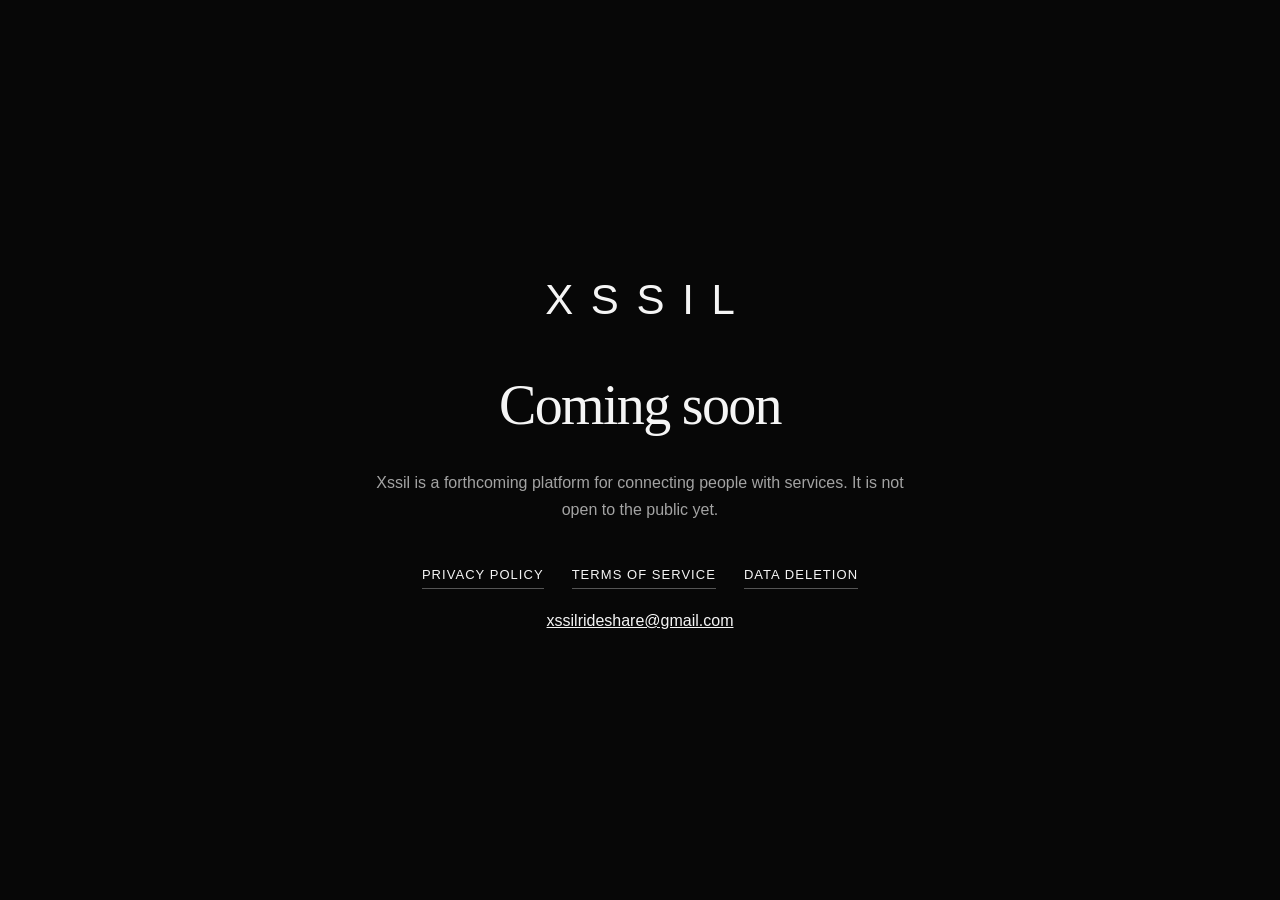
<file: index.html>
<!DOCTYPE html>
<html lang="en">
<head>
  <meta charset="utf-8">
  <meta name="viewport" content="width=device-width, initial-scale=1">
  <title>Xssil</title>
  <meta name="description" content="Xssil is a forthcoming platform for connecting people with services. It is not open yet.">
  <link rel="stylesheet" href="assets/site.css">
</head>
<body>
  <main class="home">
    <p class="mark">XSSIL</p>
    <h1>Coming soon</h1>
    <p class="lead">Xssil is a forthcoming platform for connecting people with services. It is not open to the public yet.</p>
    <nav class="links" aria-label="Legal">
      <a href="privacy/">Privacy Policy</a>
      <a href="terms/">Terms of Service</a>
      <a href="data-deletion/">Data Deletion</a>
    </nav>
    <p class="lead"><a href="mailto:xssilrideshare@gmail.com">xssilrideshare@gmail.com</a></p>
  </main>
</body>
</html>
</file>
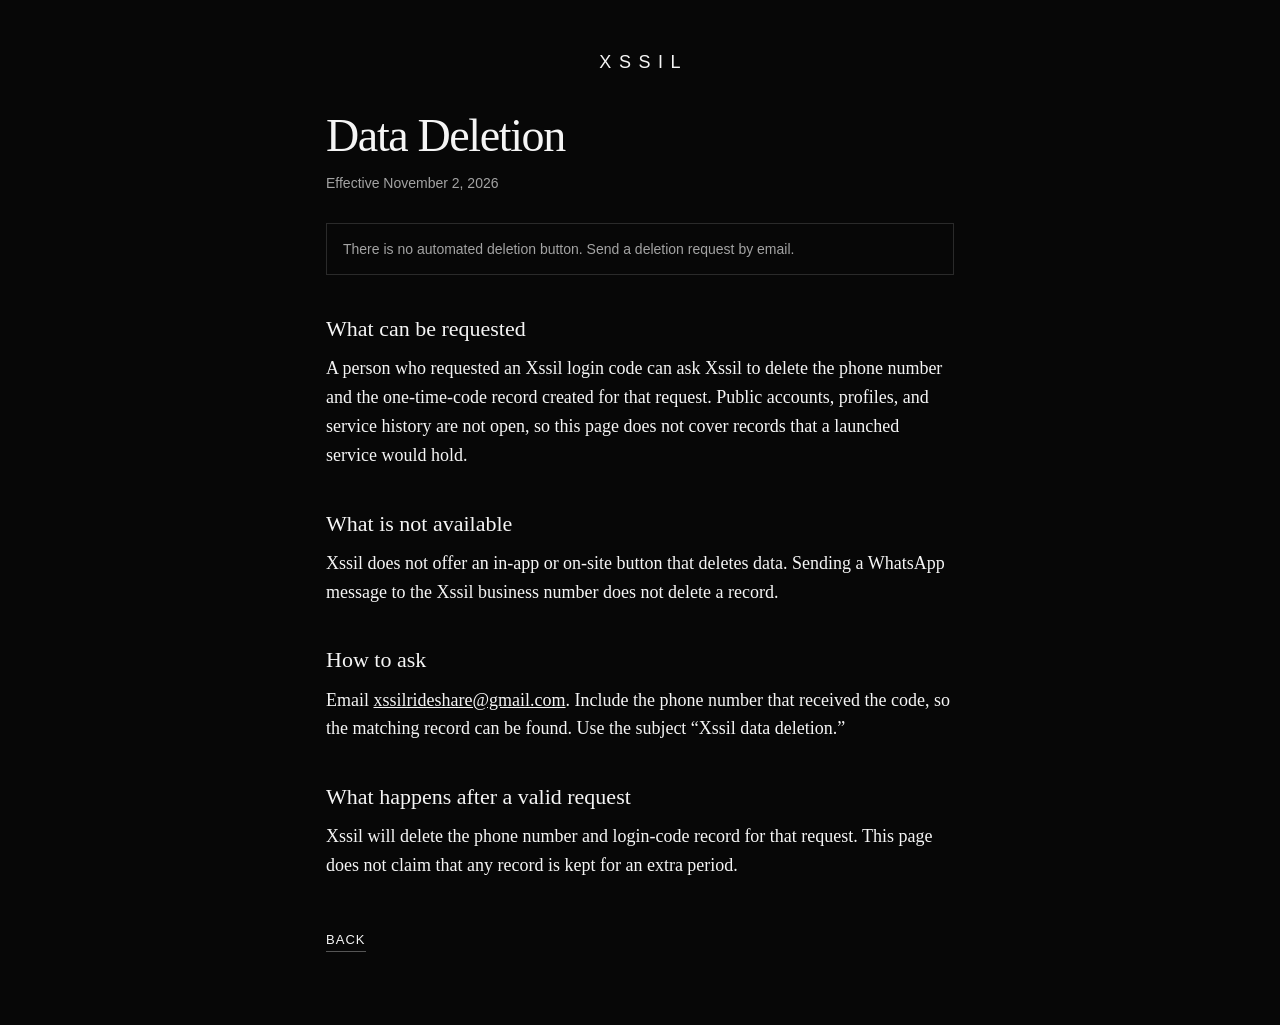
<file: data-deletion/index.html>
<!DOCTYPE html>
<html lang="en">
<head>
  <meta charset="utf-8">
  <meta name="viewport" content="width=device-width, initial-scale=1">
  <title>Data Deletion — Xssil</title>
  <link rel="stylesheet" href="../assets/site.css">
</head>
<body>
  <article class="doc">
    <header>
      <p class="mark">XSSIL</p>
      <h1>Data Deletion</h1>
      <p class="meta">Effective November 2, 2026</p>
    </header>
    <p class="note">There is no automated deletion button. Send a deletion request by email.</p>
    <h2>What can be requested</h2>
    <p>A person who requested an Xssil login code can ask Xssil to delete the phone number and the one-time-code record created for that request. Public accounts, profiles, and service history are not open, so this page does not cover records that a launched service would hold.</p>
    <h2>What is not available</h2>
    <p>Xssil does not offer an in-app or on-site button that deletes data. Sending a WhatsApp message to the Xssil business number does not delete a record.</p>
    <h2>How to ask</h2>
    <p>Email <a href="mailto:xssilrideshare@gmail.com">xssilrideshare@gmail.com</a>. Include the phone number that received the code, so the matching record can be found. Use the subject “Xssil data deletion.”</p>
    <h2>What happens after a valid request</h2>
    <p>Xssil will delete the phone number and login-code record for that request. This page does not claim that any record is kept for an extra period.</p>
    <a class="back" href="../">Back</a>
  </article>
</body>
</html>
</file>
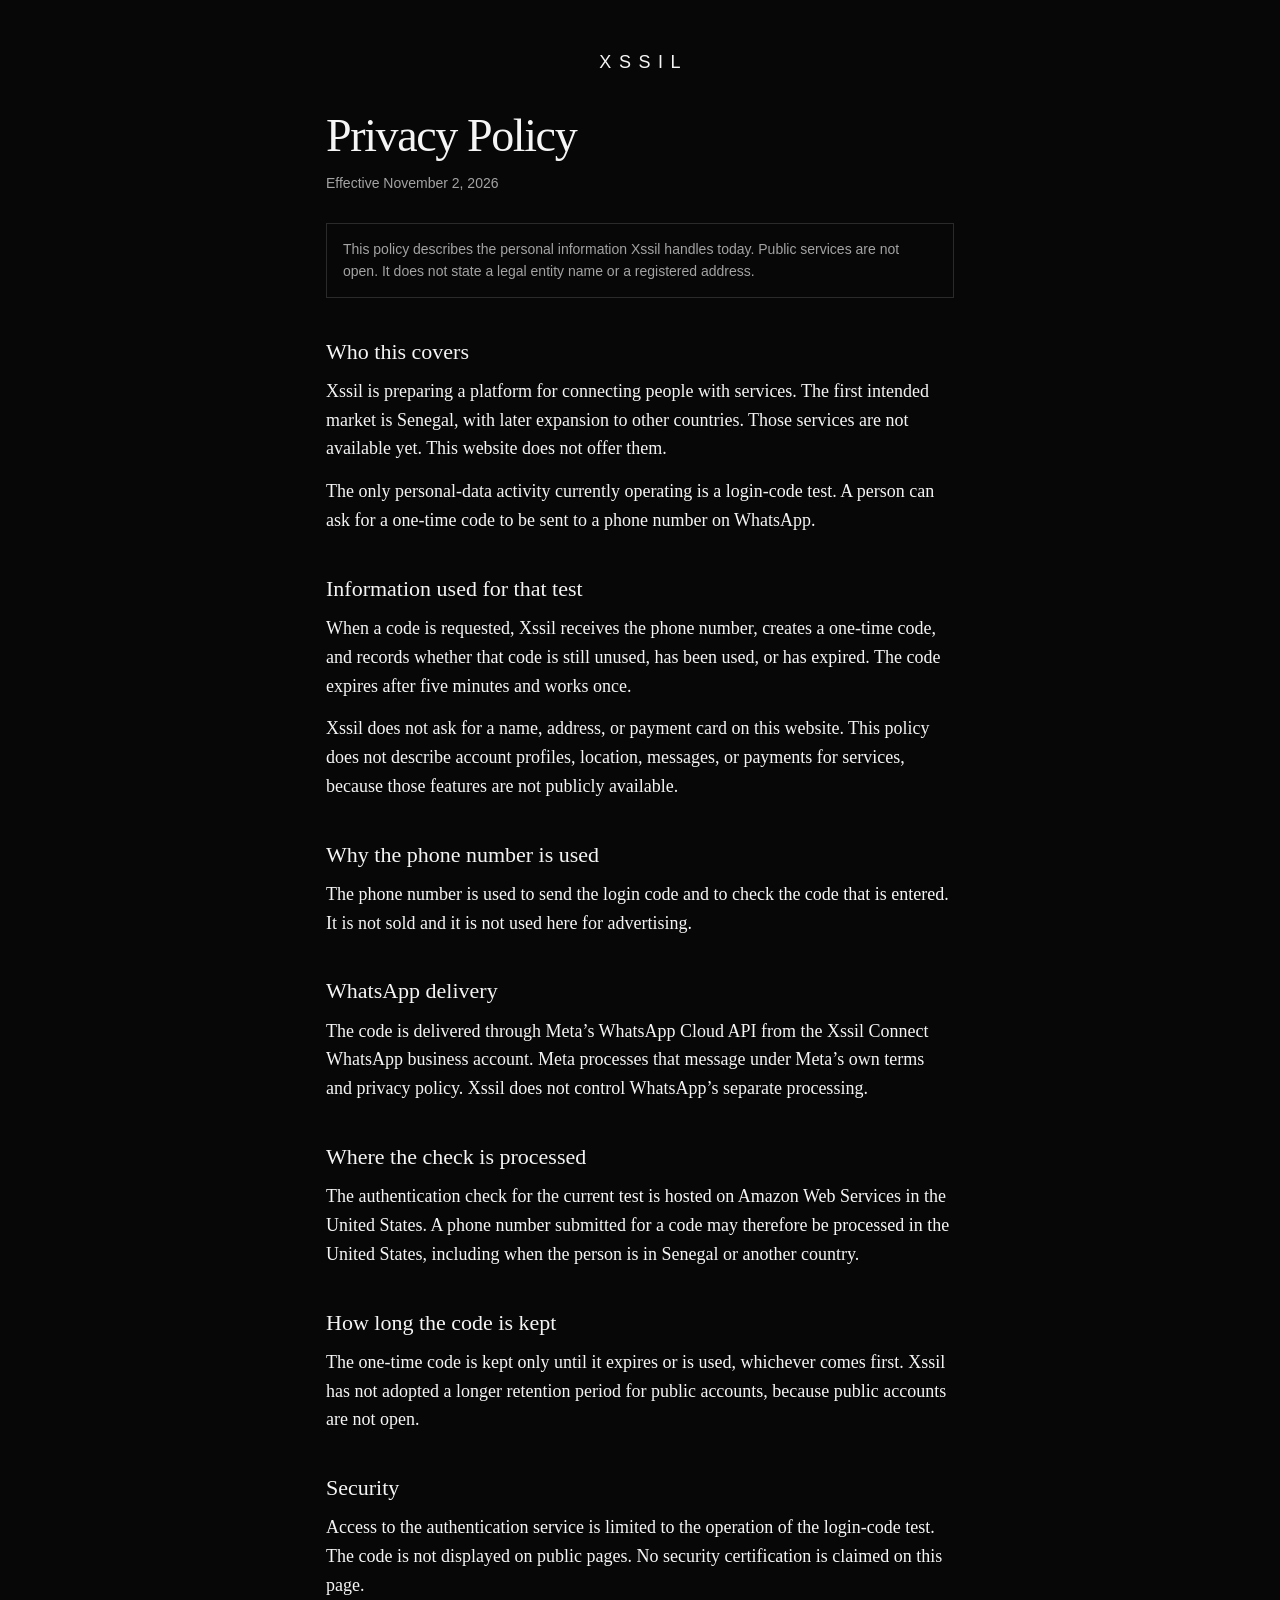
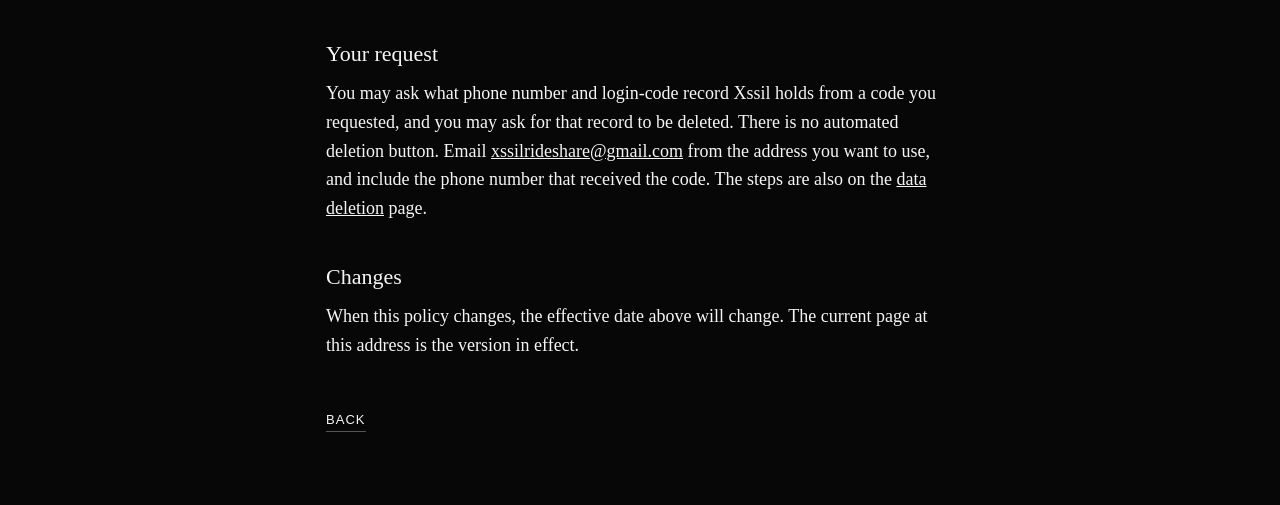
<file: privacy/index.html>
<!DOCTYPE html>
<html lang="en">
<head>
  <meta charset="utf-8">
  <meta name="viewport" content="width=device-width, initial-scale=1">
  <title>Privacy Policy — Xssil</title>
  <link rel="stylesheet" href="../assets/site.css">
</head>
<body>
  <article class="doc">
    <header>
      <p class="mark">XSSIL</p>
      <h1>Privacy Policy</h1>
      <p class="meta">Effective November 2, 2026</p>
    </header>
    <p class="note">This policy describes the personal information Xssil handles today. Public services are not open. It does not state a legal entity name or a registered address.</p>
    <h2>Who this covers</h2>
    <p>Xssil is preparing a platform for connecting people with services. The first intended market is Senegal, with later expansion to other countries. Those services are not available yet. This website does not offer them.</p>
    <p>The only personal-data activity currently operating is a login-code test. A person can ask for a one-time code to be sent to a phone number on WhatsApp.</p>
    <h2>Information used for that test</h2>
    <p>When a code is requested, Xssil receives the phone number, creates a one-time code, and records whether that code is still unused, has been used, or has expired. The code expires after five minutes and works once.</p>
    <p>Xssil does not ask for a name, address, or payment card on this website. This policy does not describe account profiles, location, messages, or payments for services, because those features are not publicly available.</p>
    <h2>Why the phone number is used</h2>
    <p>The phone number is used to send the login code and to check the code that is entered. It is not sold and it is not used here for advertising.</p>
    <h2>WhatsApp delivery</h2>
    <p>The code is delivered through Meta’s WhatsApp Cloud API from the Xssil Connect WhatsApp business account. Meta processes that message under Meta’s own terms and privacy policy. Xssil does not control WhatsApp’s separate processing.</p>
    <h2>Where the check is processed</h2>
    <p>The authentication check for the current test is hosted on Amazon Web Services in the United States. A phone number submitted for a code may therefore be processed in the United States, including when the person is in Senegal or another country.</p>
    <h2>How long the code is kept</h2>
    <p>The one-time code is kept only until it expires or is used, whichever comes first. Xssil has not adopted a longer retention period for public accounts, because public accounts are not open.</p>
    <h2>Security</h2>
    <p>Access to the authentication service is limited to the operation of the login-code test. The code is not displayed on public pages. No security certification is claimed on this page.</p>
    <h2>Your request</h2>
    <p>You may ask what phone number and login-code record Xssil holds from a code you requested, and you may ask for that record to be deleted. There is no automated deletion button. Email <a href="mailto:xssilrideshare@gmail.com">xssilrideshare@gmail.com</a> from the address you want to use, and include the phone number that received the code. The steps are also on the <a href="../data-deletion/">data deletion</a> page.</p>
    <h2>Changes</h2>
    <p>When this policy changes, the effective date above will change. The current page at this address is the version in effect.</p>
    <a class="back" href="../">Back</a>
  </article>
</body>
</html>
</file>
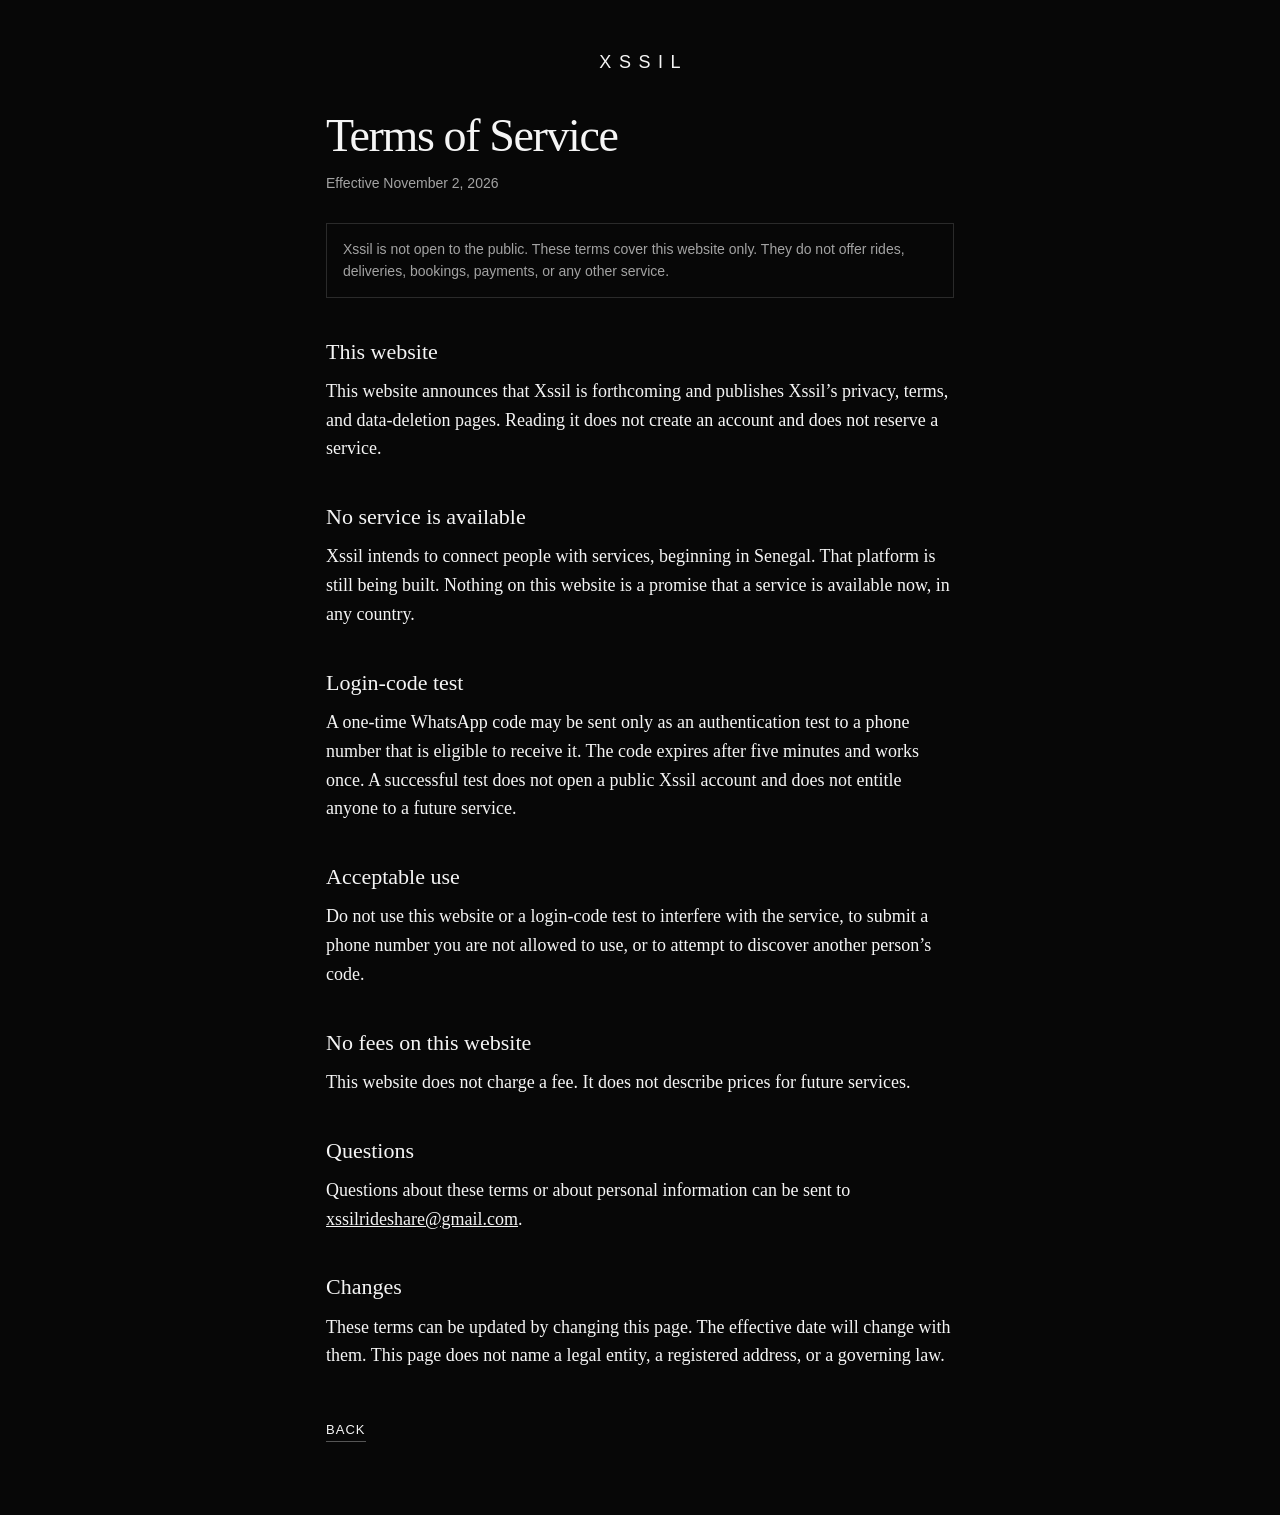
<file: terms/index.html>
<!DOCTYPE html>
<html lang="en">
<head>
  <meta charset="utf-8">
  <meta name="viewport" content="width=device-width, initial-scale=1">
  <title>Terms of Service — Xssil</title>
  <link rel="stylesheet" href="../assets/site.css">
</head>
<body>
  <article class="doc">
    <header>
      <p class="mark">XSSIL</p>
      <h1>Terms of Service</h1>
      <p class="meta">Effective November 2, 2026</p>
    </header>
    <p class="note">Xssil is not open to the public. These terms cover this website only. They do not offer rides, deliveries, bookings, payments, or any other service.</p>
    <h2>This website</h2>
    <p>This website announces that Xssil is forthcoming and publishes Xssil’s privacy, terms, and data-deletion pages. Reading it does not create an account and does not reserve a service.</p>
    <h2>No service is available</h2>
    <p>Xssil intends to connect people with services, beginning in Senegal. That platform is still being built. Nothing on this website is a promise that a service is available now, in any country.</p>
    <h2>Login-code test</h2>
    <p>A one-time WhatsApp code may be sent only as an authentication test to a phone number that is eligible to receive it. The code expires after five minutes and works once. A successful test does not open a public Xssil account and does not entitle anyone to a future service.</p>
    <h2>Acceptable use</h2>
    <p>Do not use this website or a login-code test to interfere with the service, to submit a phone number you are not allowed to use, or to attempt to discover another person’s code.</p>
    <h2>No fees on this website</h2>
    <p>This website does not charge a fee. It does not describe prices for future services.</p>
    <h2>Questions</h2>
    <p>Questions about these terms or about personal information can be sent to <a href="mailto:xssilrideshare@gmail.com">xssilrideshare@gmail.com</a>.</p>
    <h2>Changes</h2>
    <p>These terms can be updated by changing this page. The effective date will change with them. This page does not name a legal entity, a registered address, or a governing law.</p>
    <a class="back" href="../">Back</a>
  </article>
</body>
</html>
</file>
<file: assets/site.css>
:root {
  color-scheme: dark;
  --bg: #070707;
  --ink: #f5f5f5;
  --muted: #a3a3a3;
  --line: #2a2a2a;
}
* { box-sizing: border-box; }
html, body { margin: 0; background: var(--bg); color: var(--ink); }
body {
  font-family: Georgia, "Iowan Old Style", "Palatino Linotype", Palatino, serif;
  font-size: 18px;
  line-height: 1.6;
}
a { color: var(--ink); }
.home {
  min-height: 100vh;
  display: flex;
  flex-direction: column;
  align-items: center;
  justify-content: center;
  text-align: center;
  padding: 48px 24px;
}
.mark {
  margin: 0;
  font-family: "Helvetica Neue", Helvetica, Arial, sans-serif;
  font-weight: 500;
  letter-spacing: 0.42em;
  font-size: clamp(28px, 6vw, 42px);
  text-indent: 0.42em;
}
h1 {
  margin: 28px 0 0;
  font-weight: 400;
  font-size: clamp(32px, 7vw, 56px);
  letter-spacing: -0.03em;
}
.lead {
  max-width: 34rem;
  margin: 18px 0 0;
  color: var(--muted);
  font-family: "Helvetica Neue", Helvetica, Arial, sans-serif;
  font-size: 16px;
  line-height: 1.7;
}
.links {
  display: flex;
  flex-wrap: wrap;
  justify-content: center;
  gap: 18px 28px;
  margin-top: 42px;
  font-family: "Helvetica Neue", Helvetica, Arial, sans-serif;
  font-size: 13px;
  letter-spacing: 0.08em;
  text-transform: uppercase;
}
.links a { text-decoration: none; border-bottom: 1px solid #555; padding-bottom: 2px; }
.doc {
  max-width: 42rem;
  margin: 0 auto;
  padding: 48px 22px 72px;
}
.doc header .mark { text-align: center; font-size: 18px; }
.doc h1 { font-size: clamp(32px, 6vw, 46px); margin-top: 22px; }
.meta, .note {
  font-family: "Helvetica Neue", Helvetica, Arial, sans-serif;
  font-size: 14px;
  color: var(--muted);
}
.note {
  border: 1px solid var(--line);
  padding: 14px 16px;
  margin-top: 28px;
}
h2 { margin: 36px 0 8px; font-size: 22px; font-weight: 500; }
p { margin: 0 0 14px; }
.back {
  display: inline-block;
  margin-top: 36px;
  font-family: "Helvetica Neue", Helvetica, Arial, sans-serif;
  font-size: 13px;
  letter-spacing: 0.08em;
  text-transform: uppercase;
  text-decoration: none;
  border-bottom: 1px solid #555;
}
</file>
